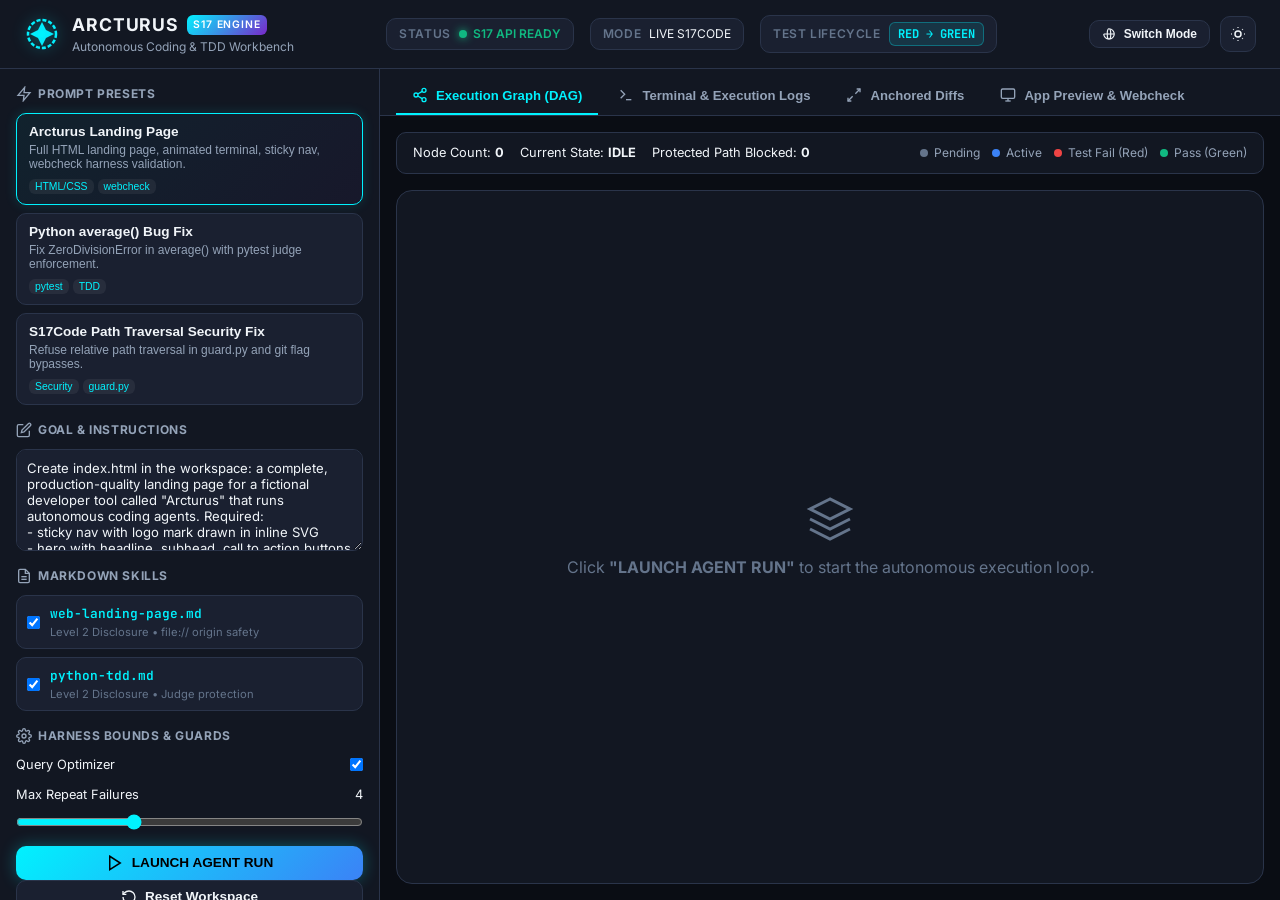
<file: Session17Assignment/ui/index.html>
<!DOCTYPE html>
<html lang="en" data-theme="dark">
<head>
  <meta charset="UTF-8">
  <meta name="viewport" content="width=device-width, initial-scale=1.0">
  <title>Arcturus Studio — Autonomous Agentic Coding Workbench</title>
  <link rel="preconnect" href="https://fonts.googleapis.com">
  <link rel="preconnect" href="https://fonts.gstatic.com" crossorigin>
  <link href="https://fonts.googleapis.com/css2?family=Inter:wght@300;400;500;600;700&family=JetBrains+Mono:wght@400;500;600&display=swap" rel="stylesheet">
  <link rel="stylesheet" href="styles.css">
</head>
<body>
  <div id="app" class="app-layout">
    <!-- Header -->
    <header class="app-header">
      <div class="brand-container">
        <svg class="brand-logo" viewBox="0 0 36 36" fill="none" xmlns="http://www.w3.org/2000/svg">
          <circle cx="18" cy="18" r="14" stroke="url(#logo-grad)" stroke-width="2.5" stroke-dasharray="4 2" />
          <polygon points="18,6 22,14 30,18 22,22 18,30 14,22 6,18 14,14" fill="url(#star-grad)" />
          <circle cx="18" cy="18" r="3" fill="#00F2FE" />
          <defs>
            <linearGradient id="logo-grad" x1="0" y1="0" x2="36" y2="36">
              <stop offset="0%" stop-color="#00F2FE"/>
              <stop offset="100%" stop-color="#7928CA"/>
            </linearGradient>
            <linearGradient id="star-grad" x1="0" y1="0" x2="36" y2="36">
              <stop offset="0%" stop-color="#00F2FE"/>
              <stop offset="50%" stop-color="#4F46E5"/>
              <stop offset="100%" stop-color="#7928CA"/>
            </linearGradient>
          </defs>
        </svg>
        <div class="brand-text">
          <span class="brand-name">ARCTURUS <span class="brand-badge">S17 ENGINE</span></span>
          <span class="brand-tagline">Autonomous Coding & TDD Workbench</span>
        </div>
      </div>

      <div class="header-metrics">
        <div class="metric-chip">
          <span class="metric-label">STATUS</span>
          <span class="status-indicator online" id="server-status"><span class="pulse-dot"></span> S17 API READY</span>
        </div>
        <div class="metric-chip">
          <span class="metric-label">MODE</span>
          <span class="metric-value" id="mode-badge">LIVE S17CODE</span>
        </div>
        <div class="metric-chip">
          <span class="metric-label">TEST LIFECYCLE</span>
          <span class="lifecycle-badge" id="lifecycle-badge">RED → GREEN</span>
        </div>
      </div>

      <div class="header-actions">
        <button id="mode-toggle-btn" class="btn btn-secondary btn-sm" title="Toggle between Live Server & Simulation Mode">
          <svg width="14" height="14" viewBox="0 0 24 24" fill="none" stroke="currentColor" stroke-width="2"><path d="M21 12a9 9 0 01-9 9m9-9a9 9 0 00-9-9m9 9H3m9 9a9 9 0 01-9-9m9 9c1.657 0 3-4.03 3-9s-1.343-9-3-9m0 18c-1.657 0-3-4.03-3-9s1.343-9 3-9"/></svg>
          <span id="mode-toggle-text">Switch Mode</span>
        </button>
        <button id="theme-toggle-btn" class="btn btn-icon" title="Toggle Theme">
          <svg width="18" height="18" viewBox="0 0 24 24" fill="none" stroke="currentColor" stroke-width="2"><path d="M12 3v1m0 16v1m9-9h-1M4 12H3m15.364 6.364l-.707-.707M6.343 6.343l-.707-.707m12.728 0l-.707.707M6.343 17.657l-.707.707M16 12a4 4 0 11-8 0 4 4 0 018 0z"/></svg>
        </button>
      </div>
    </header>

    <!-- Workspace Main Body -->
    <div class="workspace-body">
      <!-- Sidebar Control Panel -->
      <aside class="sidebar-panel">
        <div class="sidebar-section">
          <h3 class="section-title">
            <svg width="16" height="16" viewBox="0 0 24 24" fill="none" stroke="currentColor" stroke-width="2"><path d="M13 2L3 14h9l-1 8 10-12h-9l1-8z"/></svg>
            PROMPT PRESETS
          </h3>
          <div class="preset-group">
            <button class="preset-card active" data-preset="landing">
              <div class="preset-title">Arcturus Landing Page</div>
              <div class="preset-desc">Full HTML landing page, animated terminal, sticky nav, webcheck harness validation.</div>
              <div class="preset-tags"><span class="tag">HTML/CSS</span><span class="tag">webcheck</span></div>
            </button>
            <button class="preset-card" data-preset="python-tdd">
              <div class="preset-card-header">
                <div class="preset-title">Python average() Bug Fix</div>
              </div>
              <div class="preset-desc">Fix ZeroDivisionError in average() with pytest judge enforcement.</div>
              <div class="preset-tags"><span class="tag">pytest</span><span class="tag">TDD</span></div>
            </button>
            <button class="preset-card" data-preset="security-fix">
              <div class="preset-title">S17Code Path Traversal Security Fix</div>
              <div class="preset-desc">Refuse relative path traversal in guard.py and git flag bypasses.</div>
              <div class="preset-tags"><span class="tag">Security</span><span class="tag">guard.py</span></div>
            </button>
          </div>
        </div>

        <div class="sidebar-section">
          <h3 class="section-title">
            <svg width="16" height="16" viewBox="0 0 24 24" fill="none" stroke="currentColor" stroke-width="2"><path d="M11 4H4a2 2 0 00-2 2v14a2 2 0 002 2h14a2 2 0 002-2v-7"/><path d="M18.5 2.5a2.121 2.121 0 013 3L12 15l-4 1 1-4 9.5-9.5z"/></svg>
            GOAL & INSTRUCTIONS
          </h3>
          <textarea id="prompt-input" class="prompt-textarea" rows="5" placeholder="Enter instructions for autonomous coding agent..."></textarea>
        </div>

        <div class="sidebar-section">
          <h3 class="section-title">
            <svg width="16" height="16" viewBox="0 0 24 24" fill="none" stroke="currentColor" stroke-width="2"><path d="M14 2H6a2 2 0 00-2 2v16a2 2 0 002 2h12a2 2 0 002-2V8z"/><polyline points="14 2 14 8 20 8"/><line x1="16" y1="13" x2="8" y2="13"/><line x1="16" y1="17" x2="8" y2="17"/></svg>
            MARKDOWN SKILLS
          </h3>
          <div class="skills-selector">
            <label class="skill-item">
              <input type="checkbox" id="skill-web" checked>
              <div class="skill-info">
                <span class="skill-name">web-landing-page.md</span>
                <span class="skill-meta">Level 2 Disclosure • file:// origin safety</span>
              </div>
            </label>
            <label class="skill-item">
              <input type="checkbox" id="skill-tdd" checked>
              <div class="skill-info">
                <span class="skill-name">python-tdd.md</span>
                <span class="skill-meta">Level 2 Disclosure • Judge protection</span>
              </div>
            </label>
          </div>
        </div>

        <div class="sidebar-section">
          <h3 class="section-title">
            <svg width="16" height="16" viewBox="0 0 24 24" fill="none" stroke="currentColor" stroke-width="2"><circle cx="12" cy="12" r="3"/><path d="M19.4 15a1.65 1.65 0 00.33 1.82l.06.06a2 2 0 010 2.83 2 2 0 01-2.83 0l-.06-.06a1.65 1.65 0 00-1.82-.33 1.65 1.65 0 00-1 1.51V21a2 2 0 01-2 2 2 2 0 01-2-2v-.09A1.65 1.65 0 009 19.4a1.65 1.65 0 00-1.82.33l-.06.06a2 2 0 01-2.83 0 2 2 0 010-2.83l.06-.06a1.65 1.65 0 00.33-1.82 1.65 1.65 0 00-1.51-1H3a2 2 0 01-2-2 2 2 0 012-2h.09A1.65 1.65 0 004.6 9a1.65 1.65 0 00-.33-1.82l-.06-.06a2 2 0 010-2.83 2 2 0 012.83 0l.06.06a1.65 1.65 0 001.82.33H9a1.65 1.65 0 001-1.51V3a2 2 0 012-2 2 2 0 012 2v.09a1.65 1.65 0 001 1.51 1.65 1.65 0 001.82-.33l.06-.06a2 2 0 012.83 0 2 2 0 010 2.83l-.06.06a1.65 1.65 0 00-.33 1.82V9a1.65 1.65 0 001.51 1H21a2 2 0 012 2 2 2 0 01-2 2h-.09a1.65 1.65 0 00-1.51 1z"/></svg>
            HARNESS BOUNDS & GUARDS
          </h3>
          <div class="control-row">
            <label for="optimizer-toggle">Query Optimizer</label>
            <input type="checkbox" id="optimizer-toggle" class="toggle-checkbox" checked>
          </div>
          <div class="control-row">
            <label for="max-failures">Max Repeat Failures</label>
            <span class="range-val" id="failures-val">4</span>
          </div>
          <input type="range" id="max-failures" min="1" max="10" value="4" class="range-slider">
        </div>

        <div class="sidebar-actions">
          <button id="run-agent-btn" class="btn btn-primary btn-block">
            <svg width="18" height="18" viewBox="0 0 24 24" fill="none" stroke="currentColor" stroke-width="2"><polygon points="5 3 19 12 5 21 5 3"/></svg>
            LAUNCH AGENT RUN
          </button>
          <button id="reset-run-btn" class="btn btn-secondary btn-block">
            <svg width="16" height="16" viewBox="0 0 24 24" fill="none" stroke="currentColor" stroke-width="2"><path d="M3 12a9 9 0 109-9 9.75 9.75 0 00-6.74 2.74L3 8"/><path d="M3 3v5h5"/></svg>
            Reset Workspace
          </button>
        </div>
      </aside>

      <!-- Central Content Workspace -->
      <main class="main-panel">
        <!-- View Navigation Tabs -->
        <nav class="workspace-tabs">
          <button class="tab-btn active" data-tab="dag-view">
            <svg width="16" height="16" viewBox="0 0 24 24" fill="none" stroke="currentColor" stroke-width="2"><circle cx="18" cy="5" r="3"/><circle cx="6" cy="12" r="3"/><circle cx="18" cy="19" r="3"/><line x1="8.59" y1="13.51" x2="15.42" y2="17.49"/><line x1="15.41" y1="6.51" x2="8.59" y2="10.49"/></svg>
            Execution Graph (DAG)
          </button>
          <button class="tab-btn" data-tab="terminal-view">
            <svg width="16" height="16" viewBox="0 0 24 24" fill="none" stroke="currentColor" stroke-width="2"><polyline points="4 17 10 11 4 5"/><line x1="12" y1="19" x2="20" y2="19"/></svg>
            Terminal & Execution Logs
          </button>
          <button class="tab-btn" data-tab="diff-view">
            <svg width="16" height="16" viewBox="0 0 24 24" fill="none" stroke="currentColor" stroke-width="2"><path d="M16 3h5v5"/><path d="M8 21H3v-5"/><path d="M21 3l-7 7"/><path d="M3 21l7-7"/></svg>
            Anchored Diffs
          </button>
          <button class="tab-btn" data-tab="preview-view">
            <svg width="16" height="16" viewBox="0 0 24 24" fill="none" stroke="currentColor" stroke-width="2"><rect x="2" y="3" width="20" height="14" rx="2" ry="2"/><line x1="8" y1="21" x2="16" y2="21"/><line x1="12" y1="17" x2="12" y2="21"/></svg>
            App Preview & Webcheck
          </button>
        </nav>

        <!-- Tab 1: Execution Graph (DAG) -->
        <div id="dag-view" class="tab-content active">
          <div class="dag-header">
            <div class="dag-summary">
              <span class="summary-item">Node Count: <strong id="node-count">0</strong></span>
              <span class="summary-item">Current State: <strong id="current-state" class="state-idle">IDLE</strong></span>
              <span class="summary-item">Protected Path Blocked: <strong id="blocked-count" class="text-emerald">0</strong></span>
            </div>
            <div class="dag-legend">
              <span class="legend-item"><span class="legend-dot pending"></span> Pending</span>
              <span class="legend-item"><span class="legend-dot running"></span> Active</span>
              <span class="legend-item"><span class="legend-dot failed"></span> Test Fail (Red)</span>
              <span class="legend-item"><span class="legend-dot passed"></span> Pass (Green)</span>
            </div>
          </div>
          <div class="dag-graph-container" id="dag-graph">
            <div class="empty-state">
              <svg width="48" height="48" viewBox="0 0 24 24" fill="none" stroke="currentColor" stroke-width="1.5"><polygon points="12 2 2 7 12 12 22 7 12 2"/><polyline points="2 17 12 22 22 17"/><polyline points="2 12 12 17 22 12"/></svg>
              <p>Click <strong>"LAUNCH AGENT RUN"</strong> to start the autonomous execution loop.</p>
            </div>
          </div>
        </div>

        <!-- Tab 2: Terminal & Command Output -->
        <div id="terminal-view" class="tab-content">
          <div class="terminal-toolbar">
            <div class="terminal-title">ALLOWLIST COMMAND EXECUTION CONSOLE</div>
            <div class="terminal-badges">
              <span class="badge badge-info">No Shell</span>
              <span class="badge badge-success">Allowlist Enforced</span>
            </div>
          </div>
          <div class="terminal-window" id="terminal-output">
            <div class="term-line sys">[SYSTEM] Arcturus Terminal initialized. Waiting for task execution...</div>
          </div>
        </div>

        <!-- Tab 3: Anchored Code Diffs -->
        <div id="diff-view" class="tab-content">
          <div class="diff-header">
            <div class="diff-file-info">
              <span class="file-path-badge" id="diff-file-path">index.html</span>
              <span class="diff-meta">Rule Enforced: Read-Before-Edit & Unique Anchor</span>
            </div>
          </div>
          <div class="diff-editor-container">
            <pre class="diff-content" id="diff-code-display"><code class="language-diff">
<span class="diff-info"># Click "LAUNCH AGENT RUN" to observe anchored string replacement edits...</span>
            </code></pre>
          </div>
        </div>

        <!-- Tab 4: App Preview & Harness Validation -->
        <div id="preview-view" class="tab-content">
          <div class="preview-toolbar">
            <div class="device-switcher">
              <button class="device-btn active" data-res="100%">Desktop (100%)</button>
              <button class="device-btn" data-res="768px">Tablet (768px)</button>
              <button class="device-btn" data-res="375px">Mobile (375px)</button>
            </div>
            <div class="preview-actions">
              <button id="refresh-preview-btn" class="btn btn-secondary btn-sm">Reload Preview</button>
              <button id="run-webcheck-btn" class="btn btn-primary btn-sm">Run Webcheck Harness</button>
            </div>
          </div>

          <div class="preview-split-container">
            <div class="iframe-wrapper">
              <iframe id="app-preview-iframe" title="Application Preview" src="about:blank"></iframe>
            </div>
            <div class="webcheck-sidebar">
              <div class="webcheck-card">
                <h4 class="card-title">WEBCHECK HARNESS DIAGNOSTICS</h4>
                <div class="diagnostic-list" id="webcheck-results">
                  <div class="diag-item status-pending">
                    <span class="diag-icon">⏳</span>
                    <div class="diag-details">
                      <span class="diag-name">file:// Origin Security check</span>
                      <span class="diag-sub">Verifies localStorage call doesn't throw</span>
                    </div>
                  </div>
                  <div class="diag-item status-pending">
                    <span class="diag-icon">⏳</span>
                    <div class="diag-details">
                      <span class="diag-name">Visible Characters Check</span>
                      <span class="diag-sub">Ensures opacity > 0 and rendered DOM text</span>
                    </div>
                  </div>
                  <div class="diag-item status-pending">
                    <span class="diag-icon">⏳</span>
                    <div class="diag-details">
                      <span class="diag-name">No-JavaScript Fallback</span>
                      <span class="diag-sub">Checks layout stability without JS</span>
                    </div>
                  </div>
                  <div class="diag-item status-pending">
                    <span class="diag-icon">⏳</span>
                    <div class="diag-details">
                      <span class="diag-name">Interactive Click Response</span>
                      <span class="diag-sub">Verifies theme toggle alters data-theme</span>
                    </div>
                  </div>
                </div>
              </div>
            </div>
          </div>
        </div>
      </main>
    </div>
  </div>

  <script src="mock_runner.js"></script>
  <script src="app.js"></script>
</body>
</html>
</file>
<file: Session17Assignment/ui/styles.css>
/* Arcturus Studio - Modern Dark Mode Design System */
:root {
  --bg-dark: #0A0D14;
  --bg-surface: #121722;
  --bg-card: #1A2030;
  --bg-card-hover: #222B3F;
  --border-color: #2A344A;
  --border-glow: rgba(0, 242, 254, 0.2);

  --text-primary: #F1F5F9;
  --text-secondary: #94A3B8;
  --text-muted: #64748B;

  --accent-cyan: #00F2FE;
  --accent-blue: #3B82F6;
  --accent-purple: #7928CA;
  --accent-emerald: #10B981;
  --accent-amber: #F59E0B;
  --accent-rose: #EF4444;

  --font-sans: 'Inter', -apple-system, BlinkMacSystemFont, sans-serif;
  --font-mono: 'JetBrains Mono', monospace;

  --radius-sm: 6px;
  --radius-md: 10px;
  --radius-lg: 16px;
  --transition: all 0.2s cubic-bezier(0.4, 0, 0.2, 1);
}

[data-theme="light"] {
  --bg-dark: #F8FAFC;
  --bg-surface: #FFFFFF;
  --bg-card: #F1F5F9;
  --bg-card-hover: #E2E8F0;
  --border-color: #CBD5E1;
  --text-primary: #0F172A;
  --text-secondary: #475569;
  --text-muted: #94A3B8;
}

* {
  box-sizing: border-box;
  margin: 0;
  padding: 0;
}

body {
  font-family: var(--font-sans);
  background-color: var(--bg-dark);
  color: var(--text-primary);
  line-height: 1.5;
  overflow: hidden;
  height: 100vh;
}

/* App Layout */
.app-layout {
  display: flex;
  flex-direction: column;
  height: 100vh;
}

/* App Header */
.app-header {
  display: flex;
  align-items: center;
  justify-content: space-between;
  padding: 12px 24px;
  background-color: var(--bg-surface);
  border-bottom: 1px solid var(--border-color);
  z-index: 10;
}

.brand-container {
  display: flex;
  align-items: center;
  gap: 12px;
}

.brand-logo {
  width: 36px;
  height: 36px;
  filter: drop-shadow(0 0 8px rgba(0, 242, 254, 0.4));
}

.brand-text {
  display: flex;
  flex-direction: column;
}

.brand-name {
  font-weight: 700;
  font-size: 1.1rem;
  letter-spacing: 0.05em;
  display: flex;
  align-items: center;
  gap: 8px;
}

.brand-badge {
  font-size: 0.65rem;
  font-weight: 600;
  padding: 2px 6px;
  background: linear-gradient(135deg, var(--accent-cyan), var(--accent-purple));
  color: #FFF;
  border-radius: var(--radius-sm);
  text-transform: uppercase;
}

.brand-tagline {
  font-size: 0.75rem;
  color: var(--text-secondary);
}

.header-metrics {
  display: flex;
  align-items: center;
  gap: 16px;
}

.metric-chip {
  display: flex;
  align-items: center;
  gap: 8px;
  background-color: var(--bg-card);
  padding: 6px 12px;
  border-radius: var(--radius-md);
  border: 1px solid var(--border-color);
  font-size: 0.75rem;
}

.metric-label {
  color: var(--text-muted);
  font-weight: 600;
  letter-spacing: 0.05em;
}

.status-indicator {
  display: flex;
  align-items: center;
  gap: 6px;
  font-weight: 600;
}

.status-indicator.online {
  color: var(--accent-emerald);
}

.pulse-dot {
  width: 8px;
  height: 8px;
  background-color: var(--accent-emerald);
  border-radius: 50%;
  box-shadow: 0 0 8px var(--accent-emerald);
  animation: pulse 1.5s infinite;
}

@keyframes pulse {
  0% { transform: scale(0.95); opacity: 0.8; }
  50% { transform: scale(1.2); opacity: 1; }
  100% { transform: scale(0.95); opacity: 0.8; }
}

.lifecycle-badge {
  font-weight: 700;
  font-family: var(--font-mono);
  color: var(--accent-cyan);
  background: rgba(0, 242, 254, 0.1);
  padding: 2px 8px;
  border-radius: var(--radius-sm);
  border: 1px solid rgba(0, 242, 254, 0.3);
}

.header-actions {
  display: flex;
  align-items: center;
  gap: 10px;
}

/* Workspace Body */
.workspace-body {
  display: flex;
  flex: 1;
  overflow: hidden;
}

/* Sidebar Panel */
.sidebar-panel {
  width: 380px;
  background-color: var(--bg-surface);
  border-right: 1px solid var(--border-color);
  display: flex;
  flex-direction: column;
  padding: 16px;
  gap: 16px;
  overflow-y: auto;
}

.sidebar-section {
  display: flex;
  flex-direction: column;
  gap: 10px;
}

.section-title {
  font-size: 0.75rem;
  font-weight: 700;
  color: var(--text-secondary);
  letter-spacing: 0.05em;
  display: flex;
  align-items: center;
  gap: 6px;
}

/* Preset Cards */
.preset-group {
  display: flex;
  flex-direction: column;
  gap: 8px;
}

.preset-card {
  display: flex;
  flex-direction: column;
  align-items: flex-start;
  padding: 10px 12px;
  background-color: var(--bg-card);
  border: 1px solid var(--border-color);
  border-radius: var(--radius-md);
  cursor: pointer;
  transition: var(--transition);
  text-align: left;
}

.preset-card:hover {
  background-color: var(--bg-card-hover);
  border-color: var(--accent-cyan);
}

.preset-card.active {
  border-color: var(--accent-cyan);
  box-shadow: 0 0 12px rgba(0, 242, 254, 0.15);
  background: linear-gradient(135deg, rgba(0, 242, 254, 0.05), rgba(121, 40, 202, 0.05));
}

.preset-title {
  font-size: 0.85rem;
  font-weight: 600;
  color: var(--text-primary);
}

.preset-desc {
  font-size: 0.75rem;
  color: var(--text-secondary);
  margin-top: 4px;
}

.preset-tags {
  display: flex;
  gap: 4px;
  margin-top: 8px;
}

.tag {
  font-size: 0.65rem;
  padding: 2px 6px;
  background-color: rgba(255, 255, 255, 0.06);
  border-radius: var(--radius-sm);
  color: var(--accent-cyan);
}

/* Inputs & Form Controls */
.prompt-textarea {
  width: 100%;
  background-color: var(--bg-card);
  border: 1px solid var(--border-color);
  border-radius: var(--radius-md);
  color: var(--text-primary);
  font-family: var(--font-sans);
  font-size: 0.82rem;
  padding: 10px;
  resize: vertical;
  outline: none;
  transition: var(--transition);
}

.prompt-textarea:focus {
  border-color: var(--accent-cyan);
  box-shadow: 0 0 0 2px rgba(0, 242, 254, 0.2);
}

.skills-selector {
  display: flex;
  flex-direction: column;
  gap: 8px;
}

.skill-item {
  display: flex;
  align-items: center;
  gap: 10px;
  padding: 8px 10px;
  background-color: var(--bg-card);
  border: 1px solid var(--border-color);
  border-radius: var(--radius-md);
  cursor: pointer;
}

.skill-info {
  display: flex;
  flex-direction: column;
}

.skill-name {
  font-weight: 600;
  font-size: 0.8rem;
  font-family: var(--font-mono);
  color: var(--accent-cyan);
}

.skill-meta {
  font-size: 0.7rem;
  color: var(--text-muted);
}

.control-row {
  display: flex;
  justify-content: space-between;
  align-items: center;
  font-size: 0.8rem;
}

.range-slider {
  width: 100%;
  accent-color: var(--accent-cyan);
}

/* Buttons */
.btn {
  display: inline-flex;
  align-items: center;
  justify-content: center;
  gap: 8px;
  font-weight: 600;
  border-radius: var(--radius-md);
  border: none;
  cursor: pointer;
  transition: var(--transition);
  padding: 8px 16px;
  font-size: 0.85rem;
}

.btn-primary {
  background: linear-gradient(135deg, var(--accent-cyan), var(--accent-blue));
  color: #000;
  font-weight: 700;
  box-shadow: 0 0 16px rgba(0, 242, 254, 0.3);
}

.btn-primary:hover {
  filter: brightness(1.15);
  box-shadow: 0 0 20px rgba(0, 242, 254, 0.5);
}

.btn-secondary {
  background-color: var(--bg-card);
  border: 1px solid var(--border-color);
  color: var(--text-primary);
}

.btn-secondary:hover {
  background-color: var(--bg-card-hover);
  border-color: var(--text-secondary);
}

.btn-block {
  width: 100%;
}

.btn-sm {
  padding: 6px 12px;
  font-size: 0.75rem;
}

.btn-icon {
  width: 36px;
  height: 36px;
  padding: 0;
  background-color: var(--bg-card);
  border: 1px solid var(--border-color);
  color: var(--text-primary);
  border-radius: var(--radius-md);
}

/* Main Panel */
.main-panel {
  flex: 1;
  display: flex;
  flex-direction: column;
  background-color: var(--bg-dark);
  overflow: hidden;
}

.workspace-tabs {
  display: flex;
  align-items: center;
  gap: 4px;
  padding: 8px 16px 0 16px;
  background-color: var(--bg-surface);
  border-bottom: 1px solid var(--border-color);
}

.tab-btn {
  display: flex;
  align-items: center;
  gap: 8px;
  padding: 10px 16px;
  font-size: 0.82rem;
  font-weight: 600;
  color: var(--text-secondary);
  background: transparent;
  border: none;
  border-bottom: 2px solid transparent;
  cursor: pointer;
  transition: var(--transition);
}

.tab-btn:hover {
  color: var(--text-primary);
}

.tab-btn.active {
  color: var(--accent-cyan);
  border-bottom-color: var(--accent-cyan);
}

.tab-content {
  display: none;
  flex: 1;
  flex-direction: column;
  overflow: hidden;
  padding: 16px;
}

.tab-content.active {
  display: flex;
}

/* DAG View */
.dag-header {
  display: flex;
  justify-content: space-between;
  align-items: center;
  padding: 10px 16px;
  background-color: var(--bg-surface);
  border: 1px solid var(--border-color);
  border-radius: var(--radius-md);
  margin-bottom: 16px;
  font-size: 0.8rem;
}

.dag-summary {
  display: flex;
  gap: 16px;
}

.dag-legend {
  display: flex;
  gap: 12px;
}

.legend-item {
  display: flex;
  align-items: center;
  gap: 6px;
  font-size: 0.75rem;
  color: var(--text-secondary);
}

.legend-dot {
  width: 8px;
  height: 8px;
  border-radius: 50%;
}

.legend-dot.pending { background-color: var(--text-muted); }
.legend-dot.running { background-color: var(--accent-blue); }
.legend-dot.failed { background-color: var(--accent-rose); }
.legend-dot.passed { background-color: var(--accent-emerald); }

.dag-graph-container {
  flex: 1;
  background-color: var(--bg-surface);
  border: 1px solid var(--border-color);
  border-radius: var(--radius-lg);
  padding: 24px;
  overflow: auto;
  display: flex;
  flex-direction: column;
  gap: 16px;
}

.empty-state {
  margin: auto;
  display: flex;
  flex-direction: column;
  align-items: center;
  gap: 12px;
  color: var(--text-muted);
}

/* Node Cards */
.node-card {
  display: flex;
  align-items: center;
  justify-content: space-between;
  padding: 14px 18px;
  background-color: var(--bg-card);
  border: 1px solid var(--border-color);
  border-radius: var(--radius-md);
  transition: var(--transition);
  animation: slideIn 0.3s ease-out;
}

@keyframes slideIn {
  from { opacity: 0; transform: translateY(10px); }
  to { opacity: 1; transform: translateY(0); }
}

.node-card.running {
  border-color: var(--accent-blue);
  box-shadow: 0 0 12px rgba(59, 130, 246, 0.2);
}

.node-card.failed {
  border-color: var(--accent-rose);
  background: rgba(239, 68, 68, 0.05);
}

.node-card.passed {
  border-color: var(--accent-emerald);
  background: rgba(16, 185, 129, 0.05);
}

.node-left {
  display: flex;
  align-items: center;
  gap: 12px;
}

.node-icon {
  width: 32px;
  height: 32px;
  border-radius: 50%;
  display: flex;
  align-items: center;
  justify-content: center;
  font-weight: 700;
  font-size: 0.85rem;
}

.node-card.running .node-icon { background-color: rgba(59, 130, 246, 0.2); color: var(--accent-blue); }
.node-card.failed .node-icon { background-color: rgba(239, 68, 68, 0.2); color: var(--accent-rose); }
.node-card.passed .node-icon { background-color: rgba(16, 185, 129, 0.2); color: var(--accent-emerald); }

.node-info {
  display: flex;
  flex-direction: column;
}

.node-title {
  font-weight: 600;
  font-size: 0.9rem;
}

.node-sub {
  font-size: 0.75rem;
  color: var(--text-secondary);
  font-family: var(--font-mono);
}

/* Terminal View */
.terminal-toolbar {
  display: flex;
  justify-content: space-between;
  align-items: center;
  padding: 8px 14px;
  background-color: #121722;
  border: 1px solid var(--border-color);
  border-bottom: none;
  border-radius: var(--radius-md) var(--radius-md) 0 0;
  font-size: 0.75rem;
  color: var(--text-muted);
  font-family: var(--font-mono);
}

.terminal-window {
  flex: 1;
  background-color: #06090E;
  border: 1px solid var(--border-color);
  border-radius: 0 0 var(--radius-md) var(--radius-md);
  padding: 16px;
  font-family: var(--font-mono);
  font-size: 0.8rem;
  color: #D1D5DB;
  overflow-y: auto;
  line-height: 1.6;
}

.term-line { margin-bottom: 4px; }
.term-line.sys { color: var(--accent-cyan); }
.term-line.cmd { color: #FACC15; font-weight: 600; }
.term-line.out { color: #9CA3AF; }
.term-line.fail { color: var(--accent-rose); font-weight: 600; }
.term-line.pass { color: var(--accent-emerald); font-weight: 600; }

/* Diff Editor View */
.diff-header {
  padding: 10px 16px;
  background-color: var(--bg-surface);
  border: 1px solid var(--border-color);
  border-radius: var(--radius-md);
  margin-bottom: 12px;
}

.diff-editor-container {
  flex: 1;
  background-color: #06090E;
  border: 1px solid var(--border-color);
  border-radius: var(--radius-md);
  padding: 16px;
  overflow: auto;
}

.diff-content {
  font-family: var(--font-mono);
  font-size: 0.82rem;
  line-height: 1.5;
}

/* App Preview View */
.preview-toolbar {
  display: flex;
  justify-content: space-between;
  align-items: center;
  padding: 8px 12px;
  background-color: var(--bg-surface);
  border: 1px solid var(--border-color);
  border-radius: var(--radius-md);
  margin-bottom: 12px;
}

.device-switcher {
  display: flex;
  gap: 4px;
}

.device-btn {
  padding: 4px 10px;
  font-size: 0.75rem;
  background: transparent;
  border: 1px solid var(--border-color);
  color: var(--text-secondary);
  border-radius: var(--radius-sm);
  cursor: pointer;
}

.device-btn.active {
  background-color: var(--accent-cyan);
  color: #000;
  border-color: var(--accent-cyan);
  font-weight: 600;
}

.preview-split-container {
  flex: 1;
  display: flex;
  gap: 16px;
  overflow: hidden;
}

.iframe-wrapper {
  flex: 1;
  background-color: #FFF;
  border-radius: var(--radius-md);
  overflow: hidden;
  display: flex;
  justify-content: center;
}

.iframe-wrapper iframe {
  width: 100%;
  height: 100%;
  border: none;
}

.webcheck-sidebar {
  width: 320px;
  display: flex;
  flex-direction: column;
}

.webcheck-card {
  background-color: var(--bg-surface);
  border: 1px solid var(--border-color);
  border-radius: var(--radius-md);
  padding: 14px;
}

.card-title {
  font-size: 0.75rem;
  font-weight: 700;
  color: var(--text-secondary);
  margin-bottom: 12px;
}

.diagnostic-list {
  display: flex;
  flex-direction: column;
  gap: 10px;
}

.diag-item {
  display: flex;
  align-items: flex-start;
  gap: 10px;
  padding: 8px;
  background-color: var(--bg-card);
  border-radius: var(--radius-sm);
  border: 1px solid var(--border-color);
}

.diag-item.status-pass { border-color: var(--accent-emerald); background: rgba(16, 185, 129, 0.05); }
.diag-item.status-fail { border-color: var(--accent-rose); background: rgba(239, 68, 68, 0.05); }

.diag-name { font-size: 0.8rem; font-weight: 600; display: block; }
.diag-sub { font-size: 0.7rem; color: var(--text-muted); display: block; }
</file>
